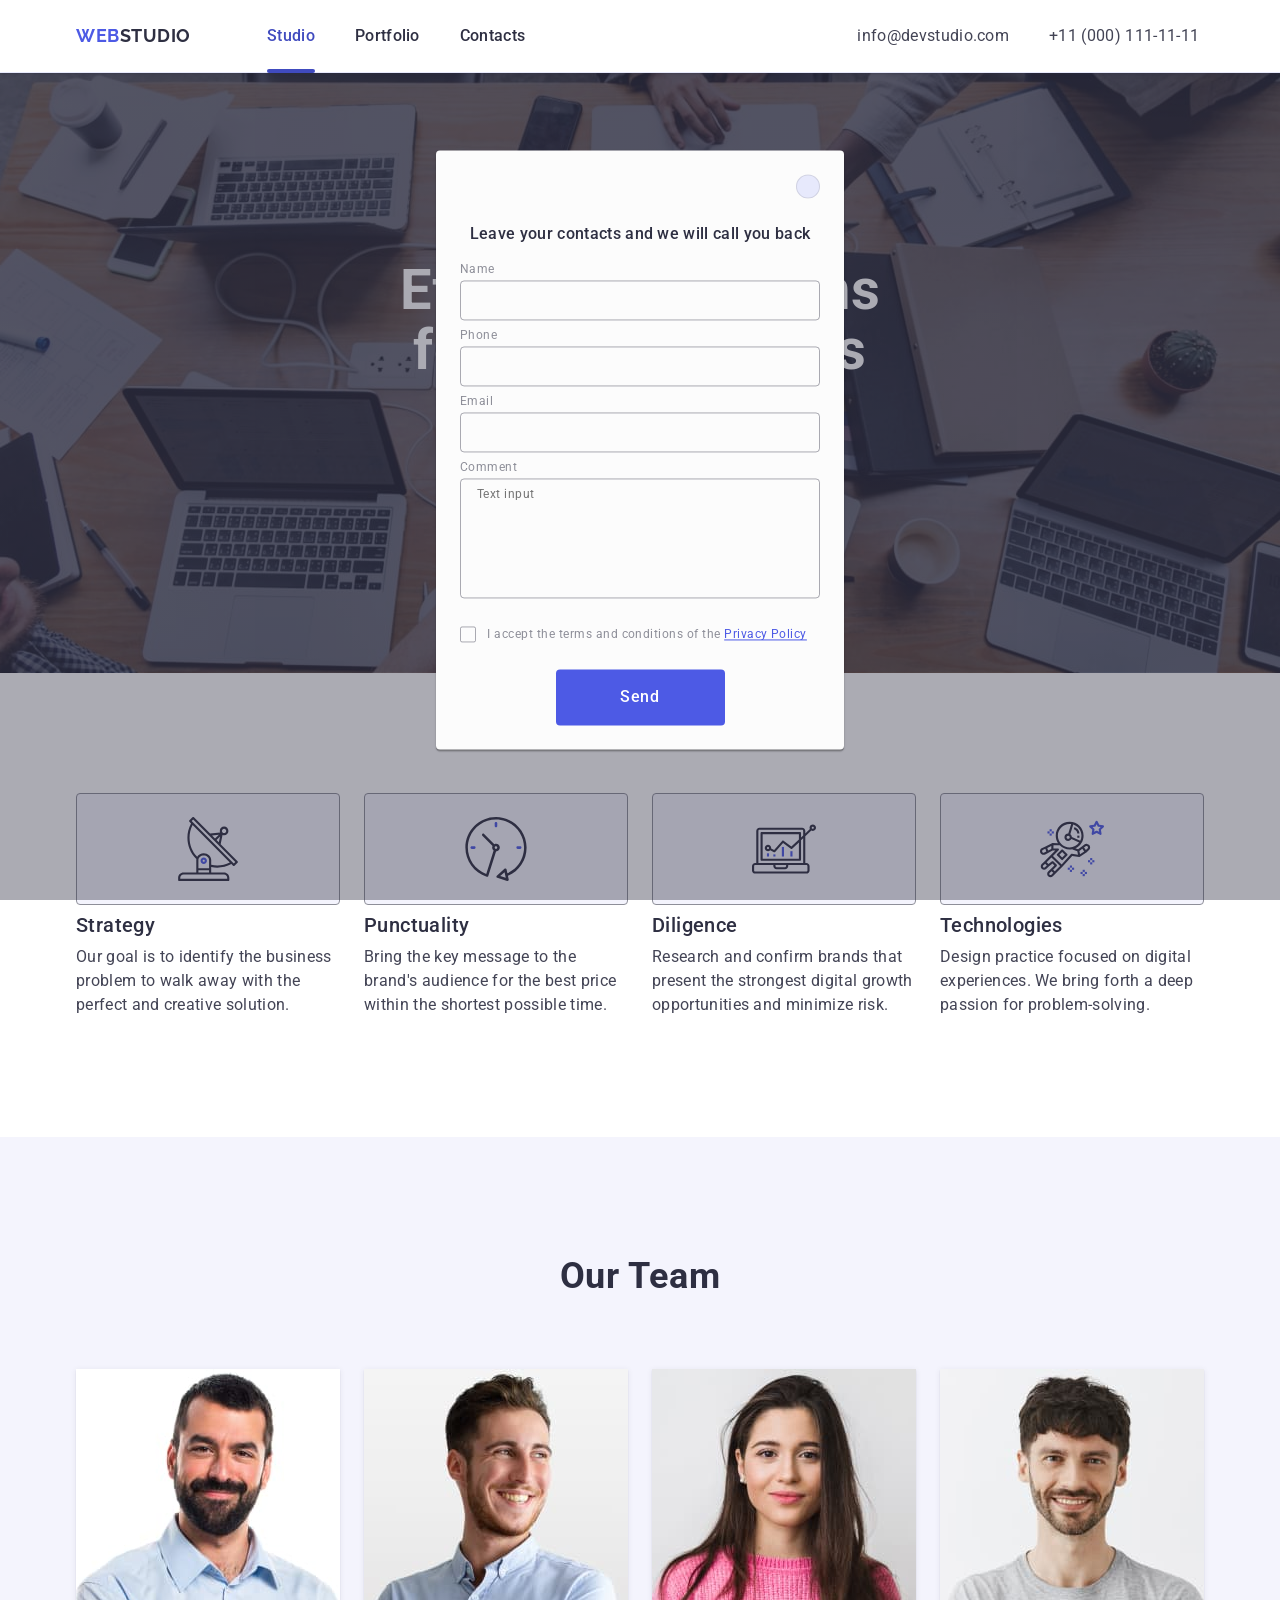
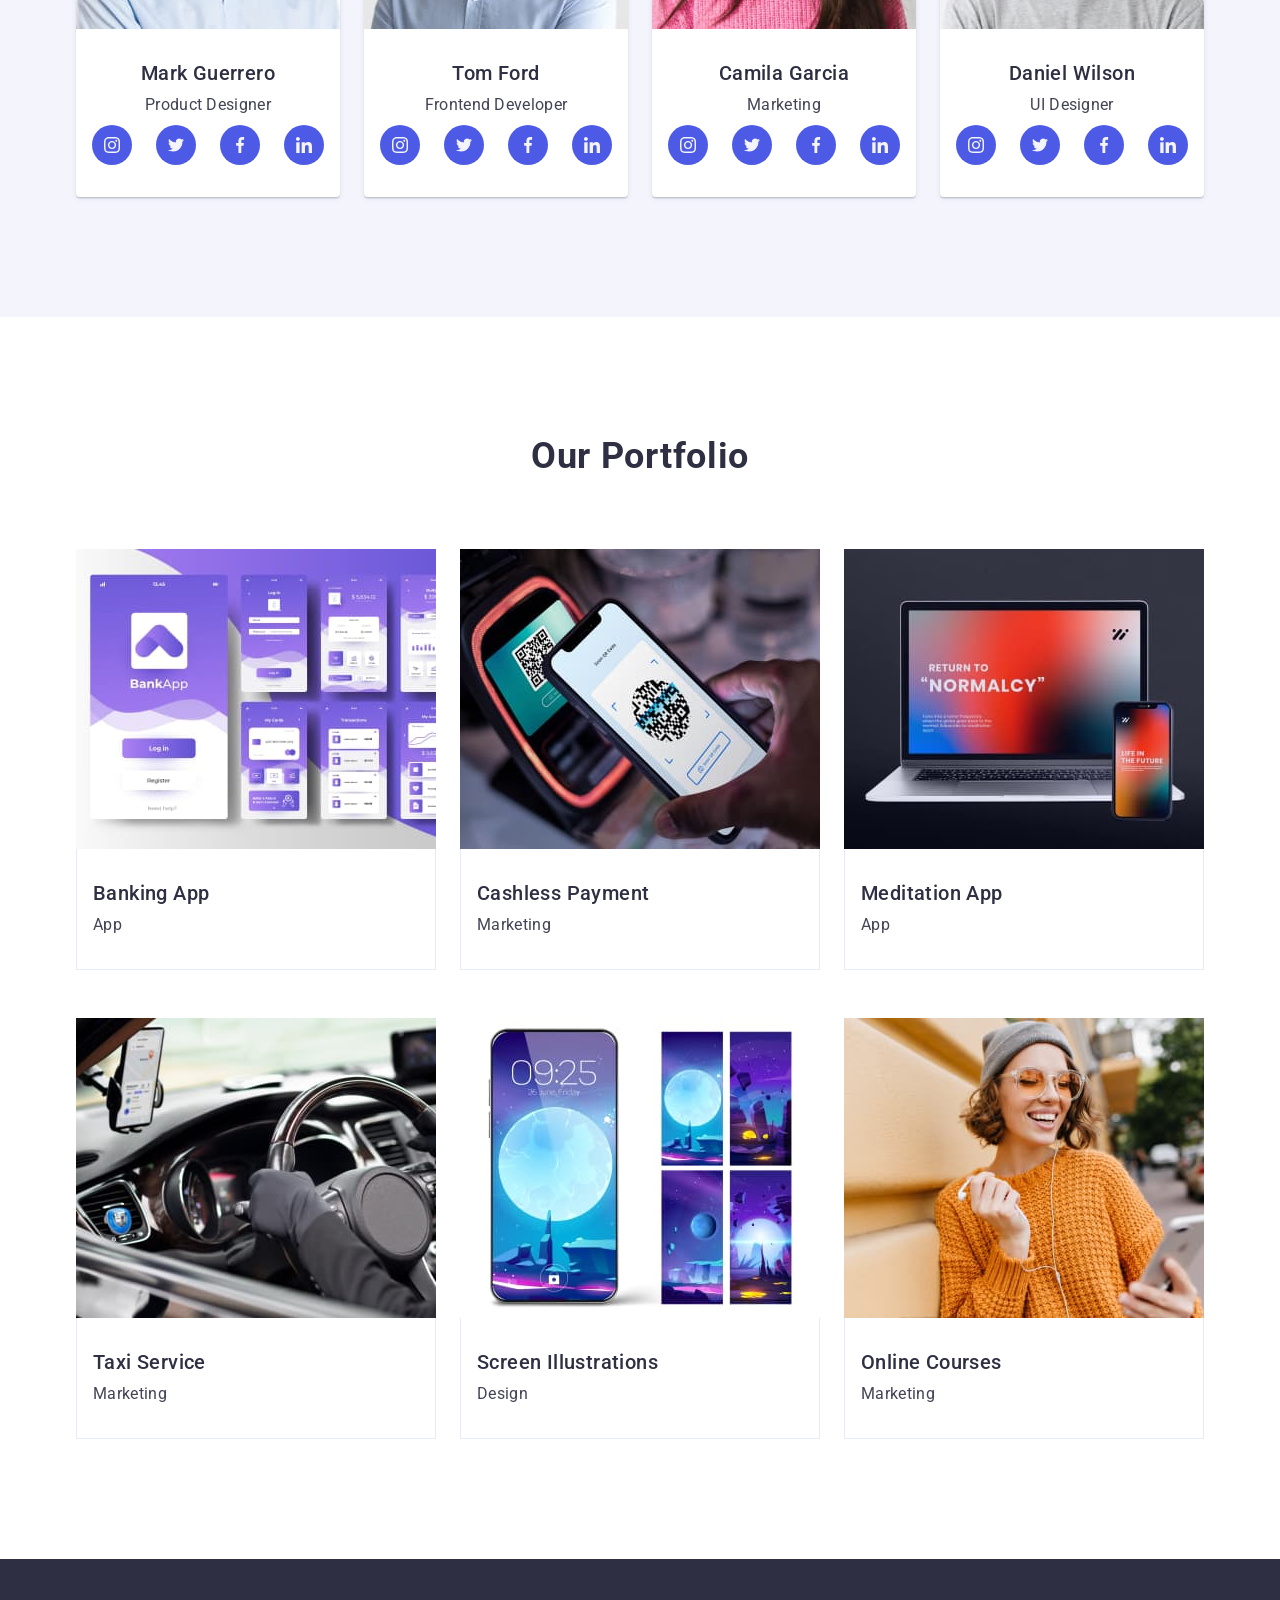
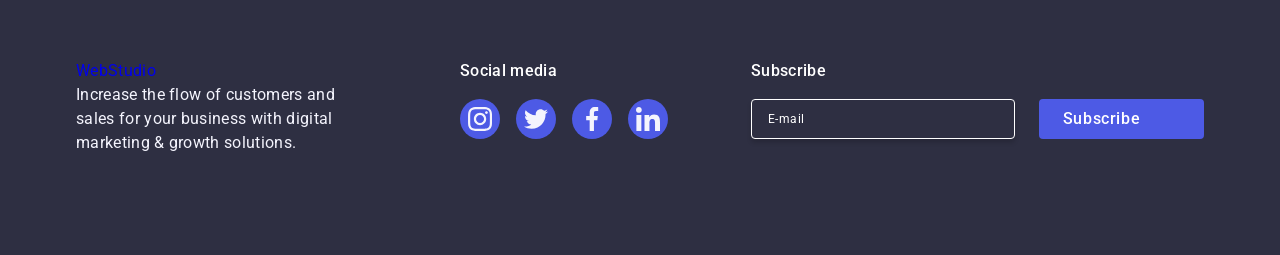
<file: goit-markup-hw-06/index.html>
<!DOCTYPE html>
<html lang="en">
  <head>
    <meta charset="UTF-8" />
    <meta name="viewport" content="width=device-width, initial-scale=1.0">
    <meta name="description" content="Effective Solutions
      for Your Business" />
    <link rel="preconnect" href="https://fonts.googleapis.com" />
    <link rel="preconnect" href="https://fonts.gstatic.com" crossorigin />
    <link
      href="https://fonts.googleapis.com/css2?family=Raleway:wght@700&family=Roboto:wght@400;500;700&display=swap"
      rel="stylesheet"
    />
    <link
      rel="stylesheet"
      href="https://cdn.jsdelivr.net/npm/modern-normalize@2.0.0/modern-normalize.min.css"
    />
    <link rel="stylesheet" href="./css/styles.css" />
    <title>Web Studio</title>
  </head>
  <body>
    <!-- #region header-->
    <header class="header">
      <div class="container">
        <nav class="header-nav">
          <a class="header-link active" href="./index.html"
            ><span class="header-accent">Web</span>Studio</a
          >
          <ul class="header-list">
            <li class="header-item">
              <a class="nav-link active" href="./index.html">Studio</a>
            </li>
            <li class="header-item">
              <a class="nav-link" href="">Portfolio</a>
            </li>
            <li class="header-item">
              <a class="nav-link" href="">Contacts</a>
            </li>
          </ul>
        </nav>
        <address class="address">
          <ul class="address-list">
            <li class="address-item">
              <a class="address-link" href="mailto:info@devstudio.com"
                >info@devstudio.com</a>
            </li>
            <li class="address-item">
              <a class="address-link" href="tel:+110001111111"
                >+11 (000) 111-11-11</a>
            </li>
          </ul>
        </address>
      </div>
    </header>
    <!-- #endregion -->
    <main>
      <!-- #region hero-->
      <section class="hero">
        <div class="container">
          <h1 class="hero-title">Effective Solutions for Your Business</h1>
          <button type="button" class="button">Order Service</button>
        </div>
      </section>
      <!-- #endregion -->
      <!-- #region  benefits-->
      <section class="section benefits">
        <div class="container">
          <h2 class="visually-hidden">benefits</h2>
          <ul class="benefits-list">
            <li class="benefits-item">
              <div class="benefits-icon-container">
                <svg class="benefits-icon" width="64" height="64">
                  <use href="./images/icons.svg#icon-antenna"></use>
                </svg>
              </div>
              <h3 class="benefits-subtitle">Strategy</h3>
              <p class="benefits-text">
                Our goal is to identify the business problem to walk away with
                the perfect and creative solution.
              </p>
            </li>
            <li class="benefits-item">
              <div class="benefits-icon-container">
                <svg class="benefits-icon" width="64" height="64">
                  <use href="./images/icons.svg#icon-clock"></use>
                </svg>
              </div>
              <h3 class="benefits-subtitle">Punctuality</h3>
              <p class="benefits-text">
                Bring the key message to the brand's audience for the best price
                within the shortest possible time.
              </p>
            </li>
            <li class="benefits-item">
              <div class="benefits-icon-container">
                <svg class="benefits-icon" width="64" height="64">
                  <use href="./images/icons.svg#icon-diagram"></use>
                </svg>
                </div>
              <h3 class="benefits-subtitle">Diligence</h3>
              <p class="benefits-text">
                Research and confirm brands that present the strongest digital
                growth opportunities and minimize risk.
              </p>
            </li>
            <li class="benefits-item">
              <div class="benefits-icon-container">
                <svg class="benefits-icon" width="64" height="64">
                  <use href="./images/icons.svg#icon-astronaut"></use>
                </svg>
              </div>
              <h3 class="benefits-subtitle">Technologies</h3>
              <p class="benefits-text">
                Design practice focused on digital experiences. We bring forth a
                deep passion for problem-solving.
              </p>
            </li>
          </ul>
        </div>
      </section>
      <!-- #endregion -->
      <!-- #region team-->
      <section class="section team">
        <div class="container">
          <h2 class="team-title">Our Team</h2>
          <ul class="team-list">
            <li class="team-item">
              <img
                src="./images/our-team/mark.jpg"
                alt="Mark Guerrero"
                width="264"
                height="260">
              <div class="team-info">
                <h3 class="team-subtitle">Mark Guerrero</h3>
                <p class="team-text">Product Designer</p>
                <ul class="social-list">
                  <li class="social-item">
                    <a href="" class="social-link">
                      <svg class="social-icon" width="16" height="16">
                        <use href="./images/icons.svg#icon-instagram"></use>
                      </svg>
                    </a>
                  </li>
                  <li class="social-item">
                    <a href="" class="social-link">
                      <svg class="social-icon" width="16" height="16">
                        <use href="./images/icons.svg#icon-twitter"></use>
                      </svg>
                    </a>
                  </li>
                  <li class="social-item">
                    <a href="" class="social-link">
                      <svg class="social-icon" width="16" height="16">
                        <use href="./images/icons.svg#icon-facebook"></use>
                      </svg>
                    </a>
                  </li>
                  <li class="social-item">
                    <a href="" class="social-link">
                      <svg class="social-icon" width="16" height="16">
                        <use href="./images/icons.svg#icon-linkedin"></use>
                      </svg>
                    </a>
                  </li>
                </ul>
              </div>
            </li>
            <li class="team-item">
              <img
                src="./images/our-team/tom.jpg"
                alt="Tom Ford"
                width="264"
                height="260"
              />
              <div class="team-info">
                <h3 class="team-subtitle">Tom Ford</h3>
                <p class="team-text">Frontend Developer</p>
                <ul class="social-list">
                  <li class="social-item">
                    <a href="" class="social-link">
                      <svg class="social-icon" width="16" height="16">
                        <use href="./images/icons.svg#icon-instagram"></use>
                      </svg>
                    </a>
                  </li>
                  <li class="social-item">
                    <a href="" class="social-link">
                      <svg class="social-icon" width="16" height="16">
                        <use href="./images/icons.svg#icon-twitter"></use>
                      </svg>
                    </a>
                  </li>
                  <li class="social-item">
                    <a href="" class="social-link">
                      <svg class="social-icon" width="16" height="16">
                        <use href="./images/icons.svg#icon-facebook"></use>
                      </svg>
                    </a>
                  </li>
                  <li class="social-item">
                    <a href="" class="social-link">
                      <svg class="social-icon" width="16" height="16">
                        <use href="./images/icons.svg#icon-linkedin"></use>
                      </svg>
                    </a>
                  </li>
                </ul>
              </div>
            </li>
            <li class="team-item">
              <img
                src="./images/our-team/camila.jpg"
                alt="Camila Garcia"
                width="264"
                height="260"
              />
              <div class="team-info">
                <h3 class="team-subtitle">Camila Garcia</h3>
                <p class="team-text">Marketing</p>
                <ul class="social-list">
                  <li class="social-item">
                    <a href="" class="social-link">
                      <svg class="social-icon" width="16" height="16">
                        <use href="./images/icons.svg#icon-instagram"></use>
                      </svg>
                    </a>
                  </li>
                  <li class="social-item">
                    <a href="" class="social-link">
                      <svg class="social-icon" width="16" height="16">
                        <use href="./images/icons.svg#icon-twitter"></use>
                      </svg>
                    </a>
                  </li>
                  <li class="social-item">
                    <a href="" class="social-link">
                      <svg class="social-icon" width="16" height="16">
                        <use href="./images/icons.svg#icon-facebook"></use>
                      </svg>
                    </a>
                  </li>
                  <li class="social-item">
                    <a href="" class="social-link">
                      <svg class="social-icon" width="16" height="16">
                        <use href="./images/icons.svg#icon-linkedin"></use>
                      </svg>
                    </a>
                  </li>
                </ul>
              </div>
            </li>
            <li class="team-item">
              <img
                src="./images/our-team/daniel.jpg"
                alt="Daniel Wilson"
                width="264"
                height="260"
              />
              <div class="team-info">
                <h3 class="team-subtitle">Daniel Wilson</h3>
                <p class="team-text">UI Designer</p>
                <ul class="social-list">
                  <li class="social-item">
                    <a href="" class="social-link">
                      <svg class="social-icon" width="16" height="16">
                        <use href="./images/icons.svg#icon-instagram"></use>
                      </svg>
                    </a>
                  </li>
                  <li class="social-item">
                    <a href="" class="social-link">
                      <svg class="social-icon" width="16" height="16">
                        <use href="./images/icons.svg#icon-twitter"></use>
                      </svg>
                    </a>
                  </li>
                  <li class="social-item">
                    <a href="" class="social-link">
                      <svg class="social-icon" width="16" height="16">
                        <use href="./images/icons.svg#icon-facebook"></use>
                      </svg>
                    </a>
                  </li>
                  <li class="social-item">
                    <a href="" class="social-link">
                      <svg class="social-icon" width="16" height="16">
                        <use href="./images/icons.svg#icon-linkedin"></use>
                      </svg>
                    </a>
                  </li>
                </ul>
              </div>
            </li>
          </ul>
        </div>
      </section>
<!-- #endregion -->

<!-- #region portfolio-->
      <section class="section portfolio">
        <div class="container">
          <h2 class="portfolio-title">Our Portfolio</h2>
          <ul class="portfolio-list">
            <li class="portfolio-item">
              <div class="portfolio-owerlay-container">
                <img
                  src="./images/portfolio/bankingApp.jpg"
                  alt="Banking App"
                  width="360"
                  height="300"/>
                <p class="portfolio-owerlay-text">
                  14 Stylish and User-Friendly App Design Concepts · Task
                  Manager App · Calorie Tracker App · Exotic Fruit Ecommerce App
                  · Cloud Storage App
                </p>
              </div>
                <div class="portfolio-info">
                <h3 class="portfolio-subtitle">Banking App</h3>
                <p class="portfolio-text">App</p>
              </div>
            </li>
            <li class="portfolio-item">
              <div class="portfolio-owerlay-container">
                <img
                  src="./images/portfolio/cashlessPayment.jpg"
                  alt="Cashless Payment"
                  width="360"
                  height="300"/>
                <p class="portfolio-owerlay-text">
                  14 Stylish and User-Friendly App Design Concepts · Task
                  Manager App · Calorie Tracker App · Exotic Fruit Ecommerce App
                  · Cloud Storage App
                </p>
              </div>
              <div class="portfolio-info">
                <h3 class="portfolio-subtitle">Cashless Payment</h3>
                <p class="portfolio-text">Marketing</p>
              </div>
            </li>
            <li class="portfolio-item">
              <div class="portfolio-owerlay-container">
                <img
                  src="./images/portfolio/meditationApp.jpg"
                  alt="Meditation App"
                  width="360"
                  height="300"/>
                <p class="portfolio-owerlay-text">
                  14 Stylish and User-Friendly App Design Concepts · Task
                  Manager App · Calorie Tracker App · Exotic Fruit Ecommerce App
                  · Cloud Storage App
                </p>
              </div>
              <div class="portfolio-info">
                <h3 class="portfolio-subtitle">Meditation App</h3>
                <p class="portfolio-text">App</p>
              </div>
            </li>
            <li class="portfolio-item">
              <div class="portfolio-owerlay-container">
                <img
                  src="./images/portfolio/taxiService.jpg"
                  alt="Taxi Service"
                  width="360"
                  height="300"/>
                <p class="portfolio-owerlay-text">
                  14 Stylish and User-Friendly App Design Concepts · Task
                  Manager App · Calorie Tracker App · Exotic Fruit Ecommerce App
                  · Cloud Storage App
                </p>
              </div>
              <div class="portfolio-info">
                <h3 class="portfolio-subtitle">Taxi Service</h3>
                <p class="portfolio-text">Marketing</p>
              </div>
            </li>
            <li class="portfolio-item">
              <div class="portfolio-owerlay-container">
                <img
                  src="./images/portfolio/screenIllustrations.jpg"
                  alt="Screen Illustrations"
                  width="360"
                  height="300"/>
                <p class="portfolio-owerlay-text">
                  14 Stylish and User-Friendly App Design Concepts · Task
                  Manager App · Calorie Tracker App · Exotic Fruit Ecommerce App
                  · Cloud Storage App
                </p>
              </div>
              <div class="portfolio-info">
                <h3 class="portfolio-subtitle">Screen Illustrations</h3>
                <p class="portfolio-text">Design</p>
              </div>
            </li>
            <li class="portfolio-item">
              <div class="portfolio-owerlay-container">
                <img
                  src="./images/portfolio/onlineCourses.jpg"
                  alt="Online Courses"
                  width="360"
                  height="300"/>
                <p class="portfolio-owerlay-text">
                  14 Stylish and User-Friendly App Design Concepts · Task
                  Manager App · Calorie Tracker App · Exotic Fruit Ecommerce App
                  · Cloud Storage App
                </p>
              </div>
              <div class="portfolio-info">
                <h3 class="portfolio-subtitle">Online Courses</h3>
                <p class="portfolio-text">Marketing</p>
              </div>
            </li>
          </ul>
        </div>
      </section>    
<!-- #endregion portfolio-->
</main>
<!-- #region footer-->
<footer class="footer">
  <div class="container footer-container">
    <div class="footer-logo-content">
      <a class="logo footer-logo" href="./index.html"
        >Web<span class="footer-logo-part">Studio</span>
      </a>
      <p class="footer-logo-text">
        Increase the flow of customers and sales for your business with
        digital marketing & growth solutions.
      </p>
    </div>
    <div class="footer-socials">
      <p class="footer-socials-text">Social media</p>
      <ul class="footer-socials-list">
        <li class="footer-socials-item">
          <a
            class="footer-socials-link"
            href="https://instagram.com"
            target="_blank"
          >
            <svg class="footer-socials-icon" width="24" height="24">
              <use href="./images/icons.svg#icon-instagram"></use>
            </svg>
          </a>
        </li>
        <li class="footer-socials-item">
          <a
            class="footer-socials-link"
            href="https://twitter.com"
            target="_blank"
          >
            <svg class="footer-socials-icon" width="24" height="24">
              <use href="./images/icons.svg#icon-twitter"></use>
            </svg>
          </a>
        </li>
        <li class="footer-socials-item">
          <a
            class="footer-socials-link"
            href="https://facebook.com"
            target="_blank"
          >
            <svg class="footer-socials-icon" width="24" height="24">
              <use href="./images/icons.svg#icon-facebook"></use>
            </svg>
          </a>
        </li>
        <li class="footer-socials-item">
          <a
            class="footer-socials-link"
            href="https://linkedin.com"
            target="_blank"
          >
            <svg class="footer-socials-icon" width="24" height="24">
              <use href="./images/icons.svg#icon-linkedin"></use>
            </svg>
          </a>
        </li>
      </ul>
    </div>
    <div class="footer-subscribe">
      <p class="footer-subscribe-text">Subscribe</p>
      <form class="footer-subscribe-form">
        <label class="footer-subscribe-email-label">
          <input
            class="footer-subscribe-email-input"
            name="email"
            type="email"
            placeholder="E-mail"
          />
        </label>
        <button class="footer-subscribe-btn" type="submit">
          Subscribe
          <svg class="footer-subscribe-icon" width="24" height="24">
            <use href="./images/icons.svg#icon-plane"></use>
          </svg>
        </button>
      </form>
    </div>
  </div>
</footer>
<!--#region backdrop-->
<div class="backdrop is-open">
  <div class="modal">
    <button class="modal-close" type="button">
      <svg class="modal-close-icon" width="8" height="8">
        <use href="./images/icons.svg#icon-close"></use>
      </svg>
    </button>
    <p class="modal-text">Leave your contacts and we will call you back</p>
    <form class="modal-form">
      <div class="modal-form-field">
        <label class="modal-label" for="user-name">Name</label>
        <div class="modal-form-input-wrapper">
          <input class="modal-form-input" type="text" id="user-name" name="user-name" />
          <svg class="modal-icon" width="18" height="24">
            <use href="./images/icons.svg#icon-person"></use>
          </svg>
        </div>
      </div>
      <div class="modal-form-field">
        <label class="modal-label" for="phone">Phone</label>
        <div class="modal-form-input-wrapper">
          <input class="modal-form-input" type="tel" id="phone" name="phone" />
          <svg class="modal-icon" width="18" height="24">
            <use href="./images/icons.svg#icon-phone"></use>
          </svg>
        </div>
      </div>
      <div class="modal-form-field">
        <label class="modal-label" for="email">Email</label>
        <div class="modal-form-input-wrapper">
          <input class="modal-form-input" type="email" id="email" name="email" />
          <svg class="modal-icon" width="18" height="24">
            <use href="./images/icons.svg#icon-email"></use>
          </svg>
        </div>
      </div>
      <div class="modal-form-comment">
        <label class="modal-label" for="user-comment">Comment</label>
        <textarea
          class="modal-form-comment-textarea"
          id="user-comment"
          name="user-comment"
          placeholder="Text input"
        ></textarea>
      </div>
      <div class="modal-policy">
        <input
          class="modal-policy-checkbox visually-hidden"
          type="checkbox"
          value="true"
          id="user-privacy"
          name="user-privacy"
        />
        <label class="modal-policy-label" for="user-privacy">
          <span class="modal-policy-input-part">
            <svg class="modal-checkbox-icon" width="10" height="8">
              <use href="./images/icons.svg#icon-checkbox"></use>
            </svg>
          </span>
          I accept the terms and conditions of the
          <a class="modal-policy-link">Privacy Policy</a>
        </label>
      </div>
      <button class="modal-form-btn" type="submit">Send</button>
    </form>
  </div>
</div>
</body>
</html>
</file>
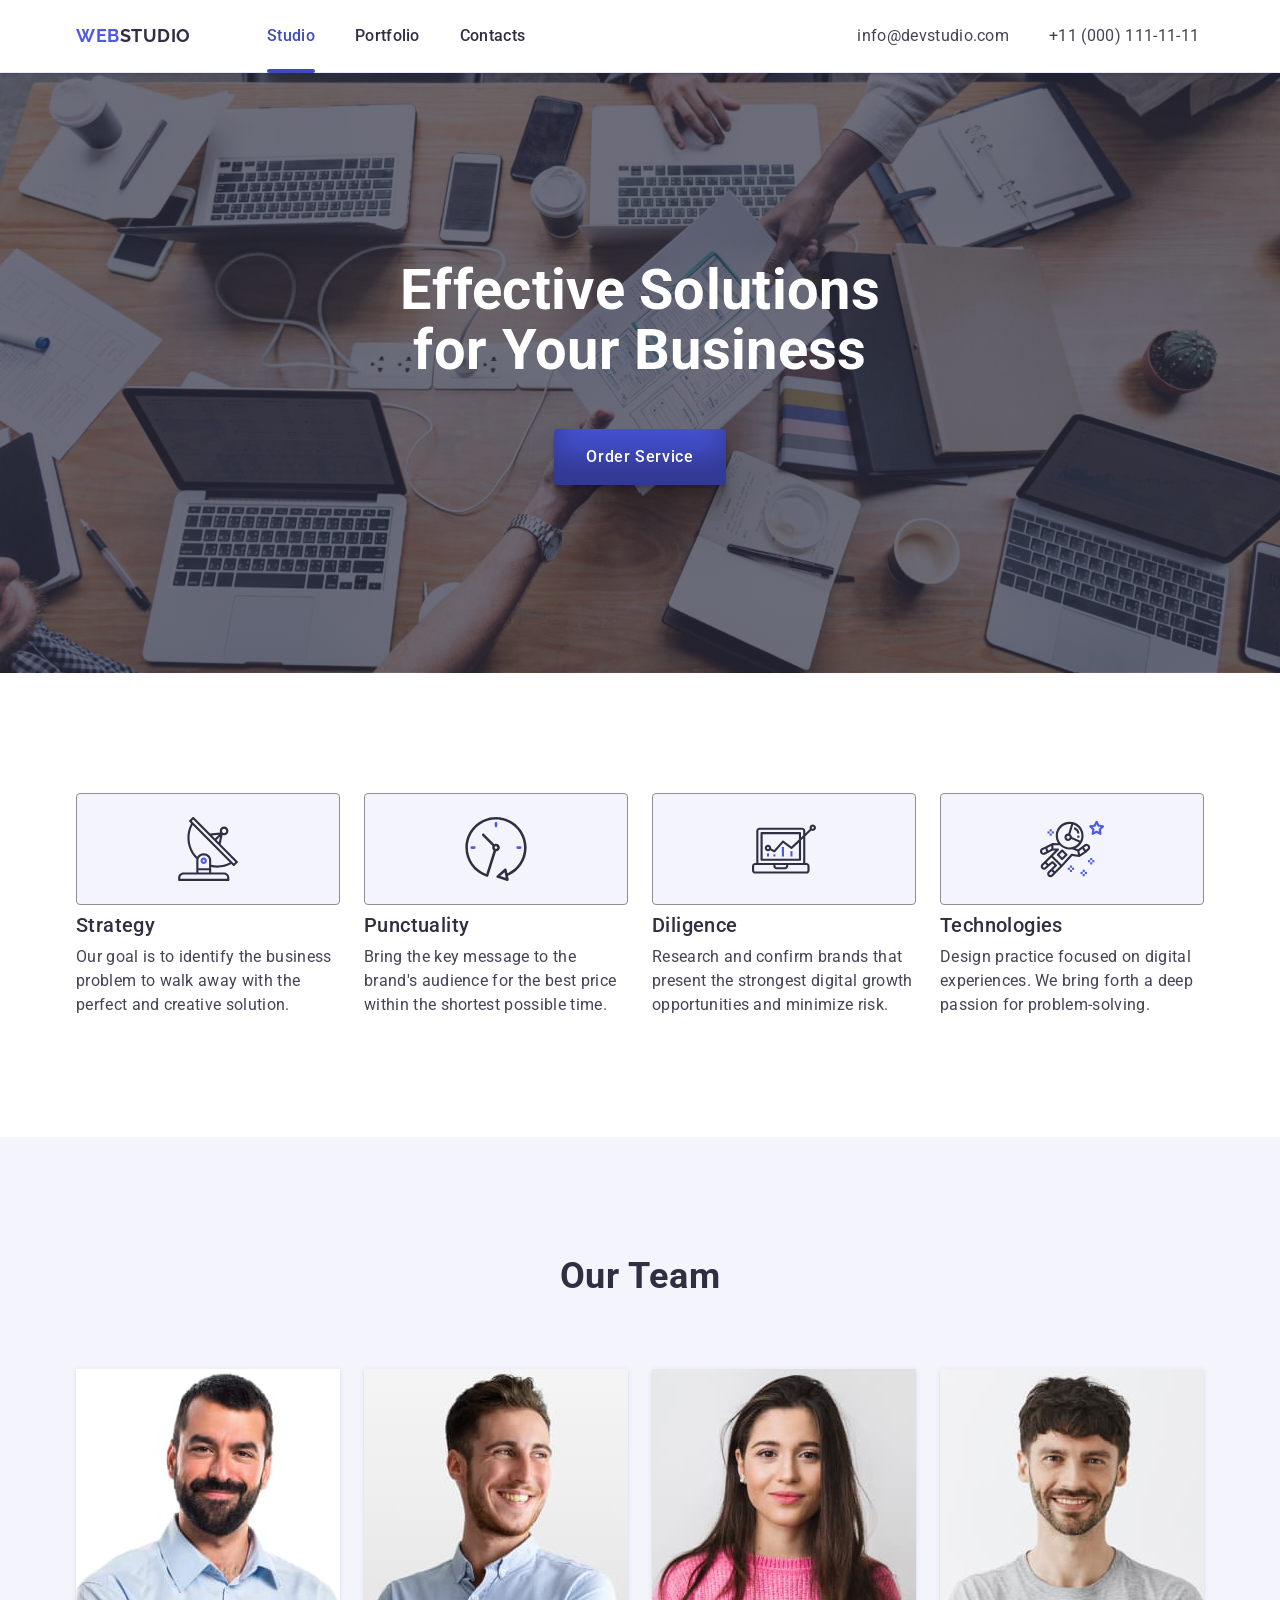
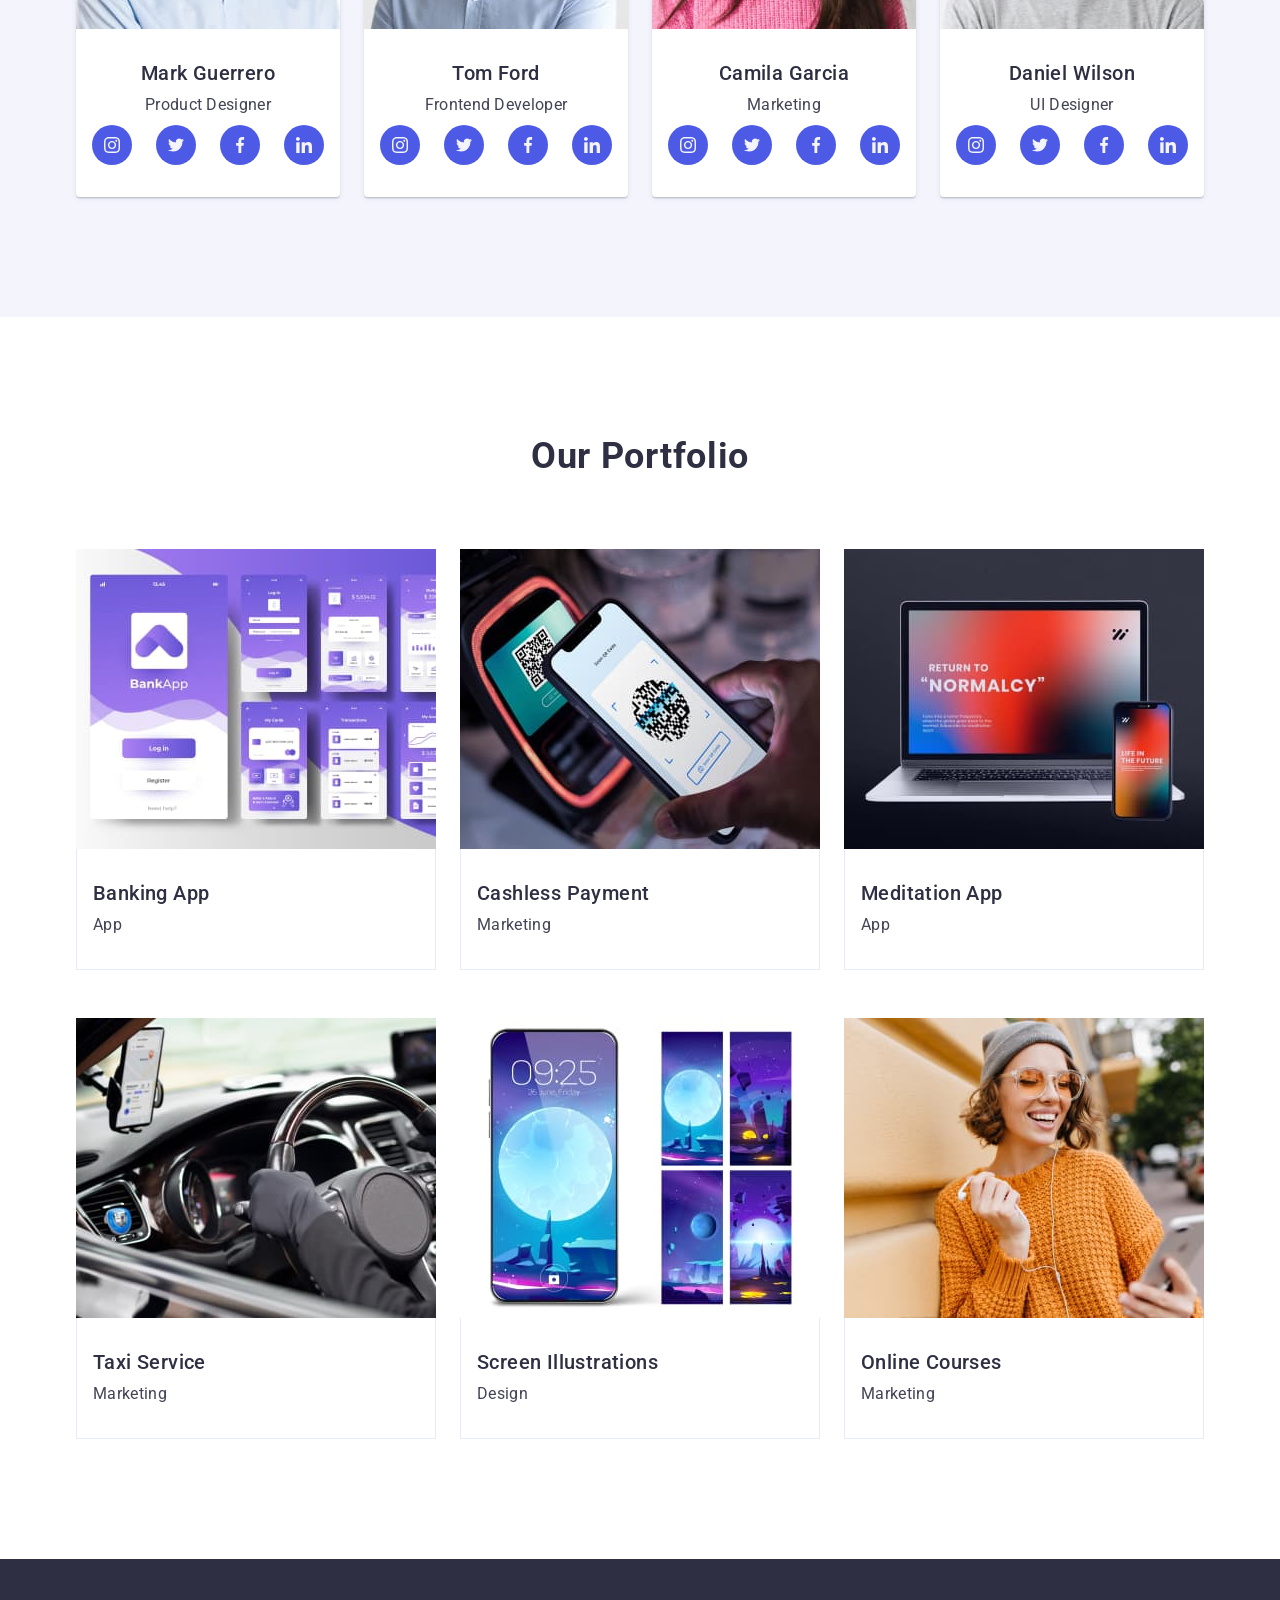
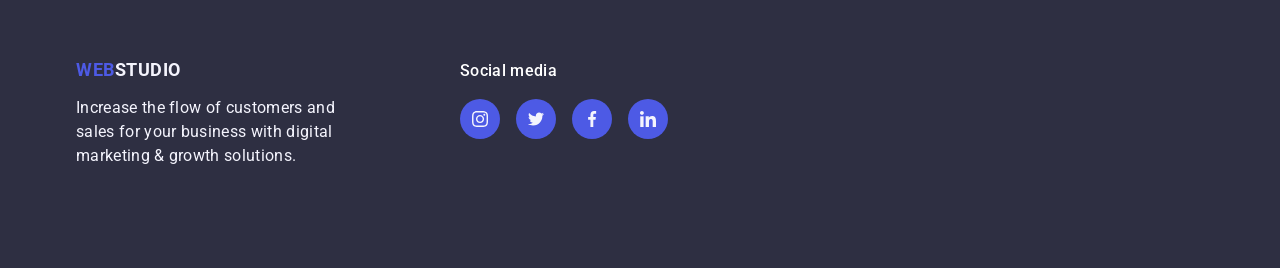
<file: goit-markup-hw-06/images/index.html>
<!DOCTYPE html>
<html lang="en">
  <head>
    <meta charset="UTF-8" />
    <meta
      name="description"
      content="Effective Solutions
      for Your Business"
    />
    <link rel="preconnect" href="https://fonts.googleapis.com" />
    <link rel="preconnect" href="https://fonts.gstatic.com" crossorigin />
    <link
      href="https://fonts.googleapis.com/css2?family=Raleway:wght@700&family=Roboto:wght@400;500;700&display=swap"
      rel="stylesheet"
    />
    <link
      rel="stylesheet"
      href="https://cdn.jsdelivr.net/npm/modern-normalize@2.0.0/modern-normalize.min.css"
    />
    <link rel="stylesheet" href="./css/styles.css" />
    <title>Web Studio</title>
  </head>
  <body>
    <!-- #region header-->
    <header class="header">
      <div class="container">
        <nav class="header-nav">
          <a class="header-link active" href="./index.html"
            ><span class="header-accent">Web</span>Studio</a
          >
          <ul class="header-list">
            <li class="header-item">
              <a class="nav-link active" href="./index.html">Studio</a>
            </li>
            <li class="header-item">
              <a class="nav-link" href="">Portfolio</a>
            </li>
            <li class="header-item">
              <a class="nav-link" href="">Contacts</a>
            </li>
          </ul>
        </nav>
        <address class="address">
          <ul class="address-list">
            <li class="address-item">
              <a class="address-link" href="mailto:info@devstudio.com"
                >info@devstudio.com</a
              >
            </li>
            <li class="address-item">
              <a class="address-link" href="tel:+110001111111"
                >+11 (000) 111-11-11</a
              >
            </li>
          </ul>
        </address>
      </div>
    </header>
    <!-- #endregion -->
    <main>
      <!-- #region hero-->
      <section class="hero">
        <div class="container">
          <h1 class="hero-title">Effective Solutions for Your Business</h1>
          <button type="button" class="button">Order Service</button>
        </div>
      </section>
      <!-- #endregion -->
      <!-- #region  benefits-->
      <section class="section benefits">
        <div class="container">
          <h2 class="visually-hidden">benefits</h2>
          <ul class="benefits-list">
            <li class="benefits-item">
              <div class="benefits-icon-container">
                <svg class="benefits-icon" width="64" height="64">
                  <use href="./images/icons.svg#icon-antenna"></use>
                </svg>
              </div>
              <h3 class="benefits-subtitle">Strategy</h3>
              <p class="benefits-text">
                Our goal is to identify the business problem to walk away with
                the perfect and creative solution.
              </p>
            </li>
            <li class="benefits-item">
              <div class="benefits-icon-container">
                <svg class="benefits-icon" width="64" height="64">
                  <use href="./images/icons.svg#icon-clock"></use>
                </svg>
              </div>
              <h3 class="benefits-subtitle">Punctuality</h3>
              <p class="benefits-text">
                Bring the key message to the brand's audience for the best price
                within the shortest possible time.
              </p>
            </li>
            <li class="benefits-item">
              <div class="benefits-icon-container">
                <svg class="benefits-icon" width="64" height="64">
                  <use href="./images/icons.svg#icon-diagram"></use>
                </svg>
                </div>
              <h3 class="benefits-subtitle">Diligence</h3>
              <p class="benefits-text">
                Research and confirm brands that present the strongest digital
                growth opportunities and minimize risk.
              </p>
            </li>
            <li class="benefits-item">
              <div class="benefits-icon-container">
                <svg class="benefits-icon" width="64" height="64">
                  <use href="./images/icons.svg#icon-astronaut"></use>
                </svg>
              </div>
              <h3 class="benefits-subtitle">Technologies</h3>
              <p class="benefits-text">
                Design practice focused on digital experiences. We bring forth a
                deep passion for problem-solving.
              </p>
            </li>
          </ul>
        </div>
      </section>
      <!-- #endregion -->
      <!-- #region team-->
      <section class="section team">
        <div class="container">
          <h2 class="team-title">Our Team</h2>
          <ul class="team-list">
            <li class="team-item">
              <img
                src="./images/our-team/mark.jpg"
                alt="Mark Guerrero"
                width="264"
                height="260">
              <div class="team-info">
                <h3 class="team-subtitle">Mark Guerrero</h3>
                <p class="team-text">Product Designer</p>
                <ul class="social-list">
                  <li class="social-item">
                    <a href="" class="social-link">
                      <svg class="social-icon" width="16" height="16">
                        <use href="./images/icons.svg#icon-instagram"></use>
                      </svg>
                    </a>
                  </li>
                  <li class="social-item">
                    <a href="" class="social-link">
                      <svg class="social-icon" width="16" height="16">
                        <use href="./images/icons.svg#icon-twitter"></use>
                      </svg>
                    </a>
                  </li>
                  <li class="social-item">
                    <a href="" class="social-link">
                      <svg class="social-icon" width="16" height="16">
                        <use href="./images/icons.svg#icon-facebook"></use>
                      </svg>
                    </a>
                  </li>
                  <li class="social-item">
                    <a href="" class="social-link">
                      <svg class="social-icon" width="16" height="16">
                        <use href="./images/icons.svg#icon-linkedin"></use>
                      </svg>
                    </a>
                  </li>
                </ul>
              </div>
            </li>
            <li class="team-item">
              <img
                src="./images/our-team/tom.jpg"
                alt="Tom Ford"
                width="264"
                height="260"
              />
              <div class="team-info">
                <h3 class="team-subtitle">Tom Ford</h3>
                <p class="team-text">Frontend Developer</p>
                <ul class="social-list">
                  <li class="social-item">
                    <a href="" class="social-link">
                      <svg class="social-icon" width="16" height="16">
                        <use href="./images/icons.svg#icon-instagram"></use>
                      </svg>
                    </a>
                  </li>
                  <li class="social-item">
                    <a href="" class="social-link">
                      <svg class="social-icon" width="16" height="16">
                        <use href="./images/icons.svg#icon-twitter"></use>
                      </svg>
                    </a>
                  </li>
                  <li class="social-item">
                    <a href="" class="social-link">
                      <svg class="social-icon" width="16" height="16">
                        <use href="./images/icons.svg#icon-facebook"></use>
                      </svg>
                    </a>
                  </li>
                  <li class="social-item">
                    <a href="" class="social-link">
                      <svg class="social-icon" width="16" height="16">
                        <use href="./images/icons.svg#icon-linkedin"></use>
                      </svg>
                    </a>
                  </li>
                </ul>
              </div>
            </li>
            <li class="team-item">
              <img
                src="./images/our-team/camila.jpg"
                alt="Camila Garcia"
                width="264"
                height="260"
              />
              <div class="team-info">
                <h3 class="team-subtitle">Camila Garcia</h3>
                <p class="team-text">Marketing</p>
                <ul class="social-list">
                  <li class="social-item">
                    <a href="" class="social-link">
                      <svg class="social-icon" width="16" height="16">
                        <use href="./images/icons.svg#icon-instagram"></use>
                      </svg>
                    </a>
                  </li>
                  <li class="social-item">
                    <a href="" class="social-link">
                      <svg class="social-icon" width="16" height="16">
                        <use href="./images/icons.svg#icon-twitter"></use>
                      </svg>
                    </a>
                  </li>
                  <li class="social-item">
                    <a href="" class="social-link">
                      <svg class="social-icon" width="16" height="16">
                        <use href="./images/icons.svg#icon-facebook"></use>
                      </svg>
                    </a>
                  </li>
                  <li class="social-item">
                    <a href="" class="social-link">
                      <svg class="social-icon" width="16" height="16">
                        <use href="./images/icons.svg#icon-linkedin"></use>
                      </svg>
                    </a>
                  </li>
                </ul>
              </div>
            </li>
            <li class="team-item">
              <img
                src="./images/our-team/daniel.jpg"
                alt="Daniel Wilson"
                width="264"
                height="260"
              />
              <div class="team-info">
                <h3 class="team-subtitle">Daniel Wilson</h3>
                <p class="team-text">UI Designer</p>
                <ul class="social-list">
                  <li class="social-item">
                    <a href="" class="social-link">
                      <svg class="social-icon" width="16" height="16">
                        <use href="./images/icons.svg#icon-instagram"></use>
                      </svg>
                    </a>
                  </li>
                  <li class="social-item">
                    <a href="" class="social-link">
                      <svg class="social-icon" width="16" height="16">
                        <use href="./images/icons.svg#icon-twitter"></use>
                      </svg>
                    </a>
                  </li>
                  <li class="social-item">
                    <a href="" class="social-link">
                      <svg class="social-icon" width="16" height="16">
                        <use href="./images/icons.svg#icon-facebook"></use>
                      </svg>
                    </a>
                  </li>
                  <li class="social-item">
                    <a href="" class="social-link">
                      <svg class="social-icon" width="16" height="16">
                        <use href="./images/icons.svg#icon-linkedin"></use>
                      </svg>
                    </a>
                  </li>
                </ul>
              </div>
            </li>
          </ul>
        </div>
      </section>
      <!-- #endregion -->
      <!-- #region portfolio-->
      <section class="section portfolio">
        <div class="container">
          <h2 class="portfolio-title">Our Portfolio</h2>

          <ul class="portfolio-list">


            <li class="portfolio-item">
              <div class="portfolio-owerlay-container">
                <img
                  src="./images/portfolio/bankingApp.jpg"
                  alt="Banking App"
                  width="360"
                  height="300"
                />
                <p class="portfolio-owerlay-text">
                  14 Stylish and User-Friendly App Design Concepts · Task
                  Manager App · Calorie Tracker App · Exotic Fruit Ecommerce App
                  · Cloud Storage App
                </p>
              </div>
                
                <div class="portfolio-info">
                <h3 class="portfolio-subtitle">Banking App</h3>
                <p class="portfolio-text">App</p>
              </div>
            </li>


            <li class="portfolio-item">
              <div class="portfolio-owerlay-container">
                <img
                  src="./images/portfolio/cashlessPayment.jpg"
                  alt="Cashless Payment"
                  width="360"
                  height="300"
                />
                <p class="portfolio-owerlay-text">
                  14 Stylish and User-Friendly App Design Concepts · Task
                  Manager App · Calorie Tracker App · Exotic Fruit Ecommerce App
                  · Cloud Storage App
                </p>
              </div>

              <div class="portfolio-info">
                <h3 class="portfolio-subtitle">Cashless Payment</h3>
                <p class="portfolio-text">Marketing</p>
              </div>
            </li>
            <li class="portfolio-item">
              <div class="portfolio-owerlay-container">
                <img
                  src="./images/portfolio/meditationApp.jpg"
                  alt="Meditation App"
                  width="360"
                  height="300"
                />
                <p class="portfolio-owerlay-text">
                  14 Stylish and User-Friendly App Design Concepts · Task
                  Manager App · Calorie Tracker App · Exotic Fruit Ecommerce App
                  · Cloud Storage App
                </p>
              </div>

              <div class="portfolio-info">
                <h3 class="portfolio-subtitle">Meditation App</h3>
                <p class="portfolio-text">App</p>
              </div>
            </li>
            <li class="portfolio-item">
              <div class="portfolio-owerlay-container">
                <img
                  src="./images/portfolio/taxiService.jpg"
                  alt="Taxi Service"
                  width="360"
                  height="300"
                />
                <p class="portfolio-owerlay-text">
                  14 Stylish and User-Friendly App Design Concepts · Task
                  Manager App · Calorie Tracker App · Exotic Fruit Ecommerce App
                  · Cloud Storage App
                </p>
              </div>

              <div class="portfolio-info">
                <h3 class="portfolio-subtitle">Taxi Service</h3>
                <p class="portfolio-text">Marketing</p>
              </div>
            </li>
            <li class="portfolio-item">
              <div class="portfolio-owerlay-container">
                <img
                  src="./images/portfolio/screenIllustrations.jpg"
                  alt="Screen Illustrations"
                  width="360"
                  height="300"
                />
                <p class="portfolio-owerlay-text">
                  14 Stylish and User-Friendly App Design Concepts · Task
                  Manager App · Calorie Tracker App · Exotic Fruit Ecommerce App
                  · Cloud Storage App
                </p>
              </div>
              <div class="portfolio-info">
                <h3 class="portfolio-subtitle">Screen Illustrations</h3>
                <p class="portfolio-text">Design</p>
              </div>

            </li>
            <li class="portfolio-item">
              <div class="portfolio-owerlay-container">
                <img
                  src="./images/portfolio/onlineCourses.jpg"
                  alt="Online Courses"
                  width="360"
                  height="300"
                />
                <p class="portfolio-owerlay-text">
                  14 Stylish and User-Friendly App Design Concepts · Task
                  Manager App · Calorie Tracker App · Exotic Fruit Ecommerce App
                  · Cloud Storage App
                </p>
              </div>
              <div class="portfolio-info">
                <h3 class="portfolio-subtitle">Online Courses</h3>
                <p class="portfolio-text">Marketing</p>
              </div>
            </li>
          </ul>
        </div>
      </section>
      <!-- #endregion -->
    </main>
    <!-- #region footer-->
    <footer class="footer">
      <div class="container">
        <div class="footer-left-side">
          <a class="footer-link" href="./index.html"
            >Web<span class="footer-accent">Studio</span></a
          >
          <p class="footer-text">
            Increase the flow of customers and sales for your business with
            digital marketing & growth solutions.
          </p>
        </div>
        <div class="footer-right-side">
          <p class="social-title">Social media</p>
          <ul class="social-list">
            <li class="social-item">
              <a href="" class="social-link">
                <svg class="social-icon" width="24" height="24">
                  <use href="./images/icons.svg#icon-instagram"></use>
                </svg>
              </a>
            </li>
            <li class="social-item">
              <a href="" class="social-link">
                <svg class="social-icon" width="24" height="24">
                  <use href="./images/icons.svg#icon-twitter"></use>
                </svg>
              </a>
            </li>
            <li class="social-item">
              <a href="" class="social-link">
                <svg class="social-icon" width="24" height="24">
                  <use href="./images/icons.svg#icon-facebook"></use>
                </svg>
              </a>
            </li>
            <li class="social-item">
              <a href="" class="social-link">
                <svg class="social-icon" width="24" height="24">
                  <use href="./images/icons.svg#icon-linkedin"></use>
                </svg>
              </a>
            </li>
          </ul>
        </div>
      </div>
    </footer>
    <!-- #endregion -->
  </body>
</html>
</file>
<file: goit-markup-hw-06/css/styles.css>
:root {
    --color-iris: #4d5ae5; /* CTA, focused, active stts, links */
    --color-ocean: #404bbf; /* CTAs */
    --color-navy-blue: #2e2f42; /* Overlay, shadows, headings */
    --color-green: #31d0aa; /* valid fields, sucs messages */
    --color-slate: #434455; /* body text */
    --color-light-slate: #8e8f99; /* helper text */
    --color-cornflower: #e7e9fc; /* accent color */
    --color-cloud: #f4f4fd; /* lightmode background */
    --color-navy-blue-modal: #2e2f42; /* modal overlay */
    --color-grey: #2e2f42;  /* hero background */
    --color-light: #fff;
}   
/* #region  basic style*/
body {
  font-family: "Roboto", sans-serif;
  font-weight: 400;
  font-size: 16px;
  letter-spacing: 0.02em;
  line-height: 1.5;
  color: #2e2f42;
  background-color: #ffffff;
}

a {
  text-decoration: none;
  box-sizing: border-box;
  padding: 0;
}

img {
  display: block;
}
address {
  font-style: normal;
}

ul,
ol {
  list-style-type: none;
  margin: 0;
  padding: 0;
}

h1,
h2,
h3,
h4,
h5,
h6,
p {
  padding: 0;
  margin: 0;
}

h2 {
  font-weight: 700;
  font-size: 36px;
  line-height: 1.11;
  letter-spacing: 0.02em;
  text-align: center;
  color: #2e2f42;
}

h3 {
  font-weight: 500;
  font-size: 20px;
  line-height: 1.2;
  letter-spacing: 0.02em;
  color: #2e2f42;
}

button {
  font-weight: 600;
  cursor: pointer;
}

p {
  color: #434455;
}

/* #endregion */
/* #region common style*/
.visually-hidden {
  position: absolute;
  width: 1px;
  height: 1px;
  margin: -1px;
  border: 0;
  padding: 0;
  white-space: nowrap;
  clip-path: inset(100%);
  clip: rect(0 0 0 0);
  overflow: hidden;
}

.container {
  width: 1158px;
  padding: 0 15px 0 15px;
  margin: 0 auto;
}

.section {
  padding: 120px 0;
}
.social-item {
}
.social-icon {
  fill: #f4f4fd;
}

/* #endregion */
/* #region  header style*/
.header {
  border-bottom: 1px solid #e7e9fc;
  box-shadow: 0px 2px 1px rgba(46, 47, 66, 0.08),
    0px 1px 1px rgba(46, 47, 66, 0.16), 0px 1px 6px rgba(46, 47, 66, 0.08);
  position: sticky;
  top: 0;
  background-color: #fff;
  z-index: 999;
}
.header .container {
  display: flex;
  align-content: space-between;
}
.header-nav {
  display: flex;
  align-items: center;
  gap: 0px;
}

.header-link {
  font-family: "Raleway", sans-serif;
  font-weight: 700;
  font-size: 18px;
  line-height: 1.17;
  letter-spacing: 0.03em;
  text-transform: uppercase;
  color: inherit;
  width: 115px;

  margin-right: 76px;
  padding: 24px 0;
}
.header-accent {
  color: #4d5ae5;
}
.header-list {
  display: flex;
  flex-direction: row;
  gap: 40px;

  margin-right: 332px;
}

.header-item {
}

.nav-link {
  display: block;
  padding: 24px 0;
  color: inherit;
  font-weight: 500;

  transition: color 250ms cubic-bezier(0.4, 0, 0.2, 1);
}
.nav-link:hover,
.nav-link:focus {
  color: #404bbf;
}
.nav-link.active {
  position: relative;
  color: #404bbf;
}

.nav-link.active::after {
  position: absolute;
  left: 0;
  bottom: -1px;

  content: "";
  display: block;

  border-radius: 2px;
  width: 100%;
  height: 4px;

  background-color: #404bbf;
}

.address {
}
.address-list {
  display: flex;
  gap: 40px;
}
.address-link {
  display: block;
  color: #434455;
  padding: 24px 0;

  transition: color 250ms cubic-bezier(0.4, 0, 0.2, 1);
}
.address-link:hover,
.address-link:focus {
  color: #404bbf;
}
/* #endregion */
/* #region  hero style*/
.hero {
  margin: 0 auto;
  max-width: 1440px;
  padding: 188px 0;
  background-color: rgba(46, 47, 66, 0.7);
  background-image: linear-gradient(
      rgba(46, 47, 66, 0.7),
      rgba(46, 47, 66, 0.7)
    ),
    url("../images/background/hero-bg.jpg");
  background-repeat: no-repeat;
  background-size: cover;
  background-position: center;
}

.hero .container {
}
.hero-title {
  font-weight: 700;
  font-size: 56px;
  line-height: 1.07;
  text-align: center;
  color: #fff;

  max-width: 496px;
  margin: 0 auto 48px;
}
.button {
  font-family: Roboto, sans-serif;
  display: block;
  color: #fff;
  background: #4d5ae5;
  font-weight: 500;
  line-height: 1.5;
  letter-spacing: 0.04em;
  border-radius: 4px;
  padding: 16px 32px;
  min-width: 169px;
  margin: 0 auto;
  border: none;

  transition: background-color 250ms cubic-bezier(0.4, 0, 0.2, 1);

  box-shadow: rgba(0, 0, 0, 0.17) 0px -23px 25px 0px inset,
    rgba(0, 0, 0, 0.15) 0px -36px 30px 0px inset,
    rgba(0, 0, 0, 0.1) 0px -79px 40px 0px inset, rgba(0, 0, 0, 0.06) 0px 2px 1px,
    rgba(0, 0, 0, 0.09) 0px 4px 2px, rgba(0, 0, 0, 0.09) 0px 8px 4px,
    rgba(0, 0, 0, 0.09) 0px 16px 8px, rgba(0, 0, 0, 0.09) 0px 32px 16px;
}

.button:hover,
.button:focus {
  background: #404bbf;
  box-shadow: rgba(50, 50, 93, 0.25) 0px 30px 60px -12px inset,
    rgba(0, 0, 0, 0.3) 0px 18px 36px -18px inset;
}
/* #endregion */
/* #region benefits style*/
.benefits {
}
.benefits .container {
}
.benefits-icon-container {
  display: flex;
  align-items: center;
  justify-content: center;

  border: 1px solid #8e8f99;
  background-color: #f4f4fd;
  border-radius: 4px;
  width: 100%;
  height: 112px;
  margin-bottom: 8px;
}
.benefits-title {
}
.benefits-list {
  display: flex;
  gap: 24px;
}
.benefits-item {
  width: calc((100% - 72px) / 4);
}
.benefits-subtitle {
  margin-bottom: 8px;
}
.benefits-text {
}
/* #endregion */
/* #region team style*/
.team {
  background: #f4f4fd;
}

.team-title {
  margin-bottom: 72px;
}
.team-list {
  display: flex;
  gap: 24px;
}
.team-item {
  width: calc((100% - 72px) / 4);
  border-radius: 0px 0px 4px 4px;
  box-shadow: 0 2px 1px 0 rgba(46, 47, 66, 0.08),
    0 1px 1px 0 rgba(46, 47, 66, 0.16), 0 1px 6px 0 rgba(46, 47, 66, 0.08);
}

.team-info {
  padding: 32px 0;
  text-align: center;
  background: #fff;
  border-radius: 0 0 4px 4px;
}
.team-subtitle {
  text-align: center;
  margin-bottom: 8px;
}
.team-text {
  text-align: center;
}

.social-title {
  font-weight: 500;
  font-size: 16px;
  line-height: 1.5;
  letter-spacing: 0.02em;
  color: #fff;
  margin-bottom: 16px;
  text-align: start;
}

.social-list {
  display: flex;
  gap: 24px;
  width: 100%;
  justify-content: center;
  margin-top: 8px;
}
.social-item {
}
.social-link {
  display: flex;
  justify-content: center;
  align-items: center;

  background-color: #4d5ae5;
  border-radius: 50%;

  padding: 12px;

  transition: background-color 250ms cubic-bezier(0.4, 0, 0.2, 1);
  cursor: pointer;
}

.social-link:hover,
.social-link:focus {
  background-color: #404bbf;

  /* box-shadow: rgba(50, 50, 93, 0.25) 0px 30px 60px -12px inset,
    rgba(0, 0, 0, 0.3) 0px 18px 36px -18px inset; */
}

/* #endregion */
/* #region  portfolio style*/
.portfolio {
}
.portfolio-title {
  text-align: center;
  margin-bottom: 72px;
}
.portfolio-list {
  display: flex;
  flex-direction: row;
  gap: 24px;
  row-gap: 48px;
  flex-wrap: wrap;
}
.portfolio-info {
  padding: 32px 16px;

  border-bottom: 1px solid #e7e9fc;
  border-left: 1px solid #e7e9fc;
  border-right: 1px solid #e7e9fc;
}
.portfolio-item {
  cursor: pointer;
  transition: box-shadow 250ms cubic-bezier(0.4, 0, 0.2, 1);
}
.portfolio-item:hover,
.portfolio-item:focus {
  box-shadow: 0 2px 1px 0 rgba(46, 47, 66, 0.08),
    0 1px 1px 0 rgba(46, 47, 66, 0.16), 0 1px 6px 0 rgba(46, 47, 66, 0.08);
}
.portfolio-owerlay-text {
  font-weight: 400;
  font-size: 16px;
  line-height: 1.5;
  letter-spacing: 0.02em;
  color: #f4f4fd;
  background-color: #4d5ae5;

  padding: 40px 32px;
  width: 100%;
  height: 100%;
  top: 0;
  left: 0;

  position: absolute;
  transform: translateY(100%);
  transition: transform 250ms cubic-bezier(0.4, 0, 0.2, 1);
}
.portfolio-item:hover .portfolio-owerlay-text,
.portfolio-item:focus .portfolio-owerlay-text {
  transform: translateY(0);
  background-color: #4d5ae5;
}
.portfolio-owerlay-container {
  position: relative;
  overflow: hidden;
}
.portfolio-info {
}
.portfolio-subtitle {
  margin-bottom: 8px;
}
.portfolio-text {
}
/* #endregion */

/* #region  footer style */
.footer {
  background-color: #2e2f42;
  padding: 100px 0;
}

.footer-container {
  display: flex;
  align-items: baseline;
}

.footer-logo-content {
  margin-right: 120px;
}

.footer-logo-text {
  font-size: 16px;
  line-height: 1.5;
  color: #f4f4fd;
  letter-spacing: 0.02em;
  max-width: 264px;
}

.footer-socials {
  margin-right: auto;
}

.footer-socials-text {
  font-weight: 500;
  font-size: 16px;
  line-height: 1.5;
  letter-spacing: 0.02em;
  color: #fff;
  margin-bottom: 16px;
}

.footer-socials-list {
  display: flex;
  gap: 16px;
}

.footer-socials-item {
  width: 40px;
  height: 40px;
}

.footer-socials-link {
  width: 100%;
  height: 100%;
  background-color: #4d5ae5;
  border-radius: 50%;
  display: flex;
  align-items: center;
  justify-content: center;
  transition: background-color 250ms cubic-bezier(0.4, 0, 0.2, 1);
}

.footer-socials-link:hover,
.footer-socials-link:focus {
  background-color: #31d0aa;
}

.footer-socials-icon {
  fill: #f4f4fd;
}

.footer-subscribe-text {
  margin-bottom: 16px;
  font-weight: 500;
  line-height: 1.5;
  letter-spacing: 0.02em;
  color: #fff;
}

.footer-subscribe-form {
  display: flex;
  gap: 24px;
}

.footer-subscribe-email-input {
  width: 264px;
  height: 40px;
  border: 1px solid #ffffff;
  background-color: transparent;
  font-size: 12px;
  line-height: 2;
  letter-spacing: 0.04em;
  padding-left: 16px;
  box-shadow: 0px 4px 4px rgba(0, 0, 0, 0.15);
  border-radius: 4px;
  color: #ffffff;
}

.footer-subscribe-email-input::placeholder {
  color: #fff;
}

.footer-subscribe-btn {
  min-width: 165px;
  height: 40px;
  display: flex;
  justify-content: center;
  align-items: center;
  font-family: 'Roboto', sans-serif;
  font-size: 16px;
  font-weight: 500;
  line-height: 1.5;
  letter-spacing: 0.04em;
  color: #fff;
  cursor: pointer;
  background-color: #4d5ae5;
  border: none;
  border-radius: 4px;
}

.footer-subscribe-icon {
  margin-left: 16px;
  fill: #f4f4fd;
}
/*#endregion footer style*/

/*#region backdrop*/
.backdrop {
  position: fixed;
  top: 0;
  left: 0;
  width: 100%;
  height: 100%;
  background-color: rgba(46, 47, 66, 0.4);
  opacity: 0;
  visibility: hidden;
  pointer-events: none;

  transition: opacity 250ms cubic-bezier(0.4, 0, 0.2, 1),
    visibility 250ms cubic-bezier(0.4, 0, 0.2, 1);
}

.backdrop.is-open {
  opacity: 1;
  visibility: visible;
  pointer-events: auto;
}

.modal {
  position: absolute;
  top: 50%;
  left: 50%;
  padding: 72px 24px 24px 24px;

  width: 408px;
  min-height: 584px;
  border-radius: 4px;
  transform: translate(-50%, -50%);
  box-shadow: 0px 1px 1px rgba(0, 0, 0, 0.14), 0px 1px 3px rgba(0, 0, 0, 0.12),
    0px 2px 1px rgba(0, 0, 0, 0.2);
  transition: transform 250ms cubic-bezier(0.4, 0, 0.2, 1);
  background-color: #fcfcfc;
}

.backdrop:not(.is-open) .modal {
  transform: translate(-50%, -50%) scale(1.5);
}

.modal-close {
  position: absolute;
  top: 24px;
  right: 24px;
  width: 24px;
  height: 24px;
  border-radius: 50%;
  display: flex;
  align-items: center;
  justify-content: center;
  background-color: #e7e9fc;
  border: 1px solid rgba(0, 0, 0, 0.1);
  padding: 0;
  cursor: pointer;
  transition: background-color 250ms cubic-bezier(0.4, 0, 0.2, 1),
    border 250ms cubic-bezier(0.4, 0, 0.2, 1);
}

.modal-close:hover {
  background-color: #404bbf;
  border: none;
}

.modal-close:focus {
  border: none;
  background-color: #404bbf;
}

.modal-close-icon {
  transition: fill 250ms cubic-bezier(0.4, 0, 0.2, 1);
}

.modal-close:hover .modal-close-icon {
  fill: #fff;
}

.modal-close:focus .modal-close-icon {
  fill: #fff;
}

.modal-text {
  font-weight: 500;
  font-size: 16px;
  line-height: 1.5;
  text-align: center;
  letter-spacing: 0.02em;
  color: #2e2f42;
  margin-bottom: 16px;
}

.modal-form-field {
  margin-bottom: 8px;
}

.modal-label {
  font-size: 12px;
  line-height: 1.17;
  letter-spacing: 0.04em;
  color: #8e8f99;
  display: block;
  margin-bottom: 4px;
}

.modal-form-input-wrapper {
  position: relative;
}

.modal-form-input {
  width: 100%;
  height: 40px;
  border: 1px solid rgba(46, 47, 66, 0.4);
  border-radius: 4px;
  background-color: transparent;
  padding-left: 38px;
  outline: transparent;
  transition: border-color 250ms cubic-bezier(0.4, 0, 0.2, 1);
}

.modal-icon {
  position: absolute;
  left: 16px;
  top: 50%;
  transform: translateY(-50%);
  transition: fill 250ms cubic-bezier(0.4, 0, 0.2, 1);
}

.modal-form-input:focus {
  border-color: #4D5AE5;  
}

.modal-form-input:focus + .modal-icon {
  fill: #4d5ae5;
}

.modal-form-comment {
  margin-bottom: 16px;
}

.modal-form-comment-textarea {
  width: 100%;
  height: 120px;
  font-size: 12px;
  line-height: 1.17;
  letter-spacing: 0.04em;
  color: rgba(46, 47, 66, 0.4);
  border: 1px solid rgba(46, 47, 66, 0.4);
  border-radius: 4px;
  background-color: transparent;
  padding: 8px 16px;
  outline: transparent;
  resize: none;
  transition: border-color 250ms cubic-bezier(0.4, 0, 0.2, 1);
}

.modal-form-comment-textarea:focus {
  border-color: #4D5AE5; 
}

.modal-policy {
  margin-bottom: 24px;
}

.modal-policy-label {
  font-size: 12px;
  line-height: 1.17;
  letter-spacing: 0.04em;
  color: #8e8f99;
}

.modal-policy-input-part {
  width: 16px;
  height: 16px;
  margin-right: 8px;
  border: 1px solid rgba(46, 47, 66, 0.4);
  border-radius: 2px;
  transition: background-color 250ms cubic-bezier(0.4, 0, 0.2, 1),
    border 250ms cubic-bezier(0.4, 0, 0.2, 1),
    fill 250ms cubic-bezier(0.4, 0, 0.2, 1);
  display: inline-flex;
  align-items: center;
  justify-content: center;
  fill: transparent;
}

.modal-policy-link {
  color: #4d5ae5;
  line-height: 1.3; 
  text-decoration: underline; 
  text-decoration-skip-ink: none;
}

.modal-policy-checkbox:checked + .modal-policy-label > .modal-policy-input-part { 
    background-color: #404BBF; 
    border: none; 
    fill: #F4F4FD; 
  }

.modal-form-btn {
  display: block;
  margin: 0 auto;
  min-width: 169px;
  height: 56px;
  font-family: 'Roboto', sans-serif;
  font-size: 16px;
  font-weight: 500;
  line-height: 1.5;
  letter-spacing: 0.04em;
  color: #fff;
  cursor: pointer;
  background-color: #4d5ae5;
  border-radius: 4px;
  border: none;
  transition: background-color 250ms cubic-bezier(0.4, 0, 0.2, 1);
}

.modal-form-btn:hover,
.modal-form-btn:focus {
  background-color: #404bbf;
}
/* #endregoin backdrop*/

@media (max-width: 767px) {
  .container {
    width: 100%;
  }

  .header {
    height: 56px;
    position: relative;
  }

  .header .header-nav .nav-logo {
    font-size: 18px;
    line-height: 1.17;
    letter-spacing: 0.03em;
    position: absolute;
    top: 16px;
    left: 16px;
  }

  .header .navbar-list,
  .header .navbar-right,
  .second-section .second-section_icon {
    display: none;
  }

  .header .navbar-menu {
    display: flex;
    position: absolute;
    right: 16px;
    top: 16px;
    background-color: #ffffff;
  }

  .header .navbar-menu {
    display: flex;
    align-items: center;
    justify-content: center;
    fill: #2f2f37;
    background-color: #ffffff;
    cursor: pointer;
    text-decoration: none;
    border: none;
  }

  .header .navbar-menu-icon {
    fill: #2f2f37;
    background-color: #ffffff;
  }

  .menu {
    display: flex;
    position: fixed;
    flex-direction: column;
    top: 0;
    right: 0;
    width: 100%;
    height: 100%;
    padding: 20px;
    background-color: white;
    box-shadow: -4px 0 8px rgba(0, 0, 0, 0.1);
    border-radius: 8px 0 0 8px;
  }

  .menu .menu-navigation {
    list-style: none;
    padding: 0;
    margin-top: 72px;
    margin-left: 16px;
    margin-bottom: 168px;
    display: flex;
    flex-direction: column;
    gap: 40px;
  }

  .menu .menu-navigation-item-link {
    text-decoration: none;
    font-size: 36px;
    font-weight: 700;
    line-height: 40px;
    letter-spacing: 0.02em;
  }

  .menu .menu-navigation-item-link:hover {
    color: #4b4bff;
  }

  .menu .contact {
    display: flex;
    flex-direction: column;
    gap: 24px;
  }

  .menu .contact .contact-link {
    text-decoration: none;
    color: #4D5AE5;
    font-family: Roboto;
    font-size: 20px;
    font-weight: 500;
    line-height: 24px;
    letter-spacing: 0.02em;
    text-align: left;
    text-underline-position: from-font;
    text-decoration-skip-ink: none;
  }

  .menu .contact li:nth-last-child(1) .contact-link {
    color: #434455;
  }

  .menu .social {
    display: flex;
    gap: 10px;
    margin-top: 48px;
  }

  .menu .menu-social-media {
    display: flex;
    flex-direction: row;
    gap: 40px;
  }

  .menu .social a {
    display: inline-block;
    width: 40px;
    height: 40px;
    background-color: #4b4bff;
    border-radius: 50%;
    display: flex;
    align-items: center;
    justify-content: center;
    text-decoration: none;
    color: white;
    font-size: 18px;
  }

  .menu .close {
    position: absolute;
    top: 20px;
    right: 20px;
    text-decoration: none;
    color: #333;
    border-radius: 50%;
    position: absolute;

    width: 24px;
    height: 24px;

    display: flex;
    align-items: center;
    justify-content: center;
    background-color: #e7e9fc;
    border: 1px solid rgba(0, 0, 0, 0.1);
    padding: 0;
    cursor: pointer;
    transition: background-color 250ms cubic-bezier(0.4, 0, 0.2, 1),
      border 250ms cubic-bezier(0.4, 0, 0.2, 1);
  }

  .second-section .second-section-ul {
    display: flex;
    flex-direction: column;
    margin-left: auto;
    margin-right: auto;
    gap: 72px;
    align-items: center;
    justify-content: center;
  }

  .second-section .second-section-li {
    min-width: 288px;
  }

  .third-section-team-members-list {
    display: flex;
    flex-direction: column;
    align-items: center;
    justify-content: center;
    margin-left: auto;
    margin-right: auto;
    gap: 72px;
  }

  .third-section .team-member {
    min-width: 264px;
  }

  .fourth-section .fourth-section-ul {
    display: flex;
    flex-direction: column;
    align-items: center;
    justify-content: center;
  }

  .fourth-section .fourth-section-list {
    min-width: 288px;
  }

  .footer .container {
    flex-direction: column;
    align-items: center;
    justify-content: center;
    gap: 72px;
    position: relative;
  }

  .footer .footer-left {
    display: flex;
    flex-direction: column;
    margin-right: 0;
    justify-content: center;
    align-items: center;
  }

  .footer-left .footer-text {
    display: flex;
    align-items: center;
    justify-content: center;
  }

  .footer .footer_right .footer_social-media {
    display: flex;
    align-items: center;
    justify-content: center;
  }

  .footer .footer-subscribe {
    flex-direction: column;
    margin-left: 0px;
  }

  .footer .footer-subscribe-text {
    display: flex;
    align-items: center;
    justify-content: center;
  }

  .footer .footer-subscribe .footer-form {
    flex-direction: column;
    display: flex;
    align-items: center;
    justify-content: center;
  }

  .footer .footer-button {
    max-width: 165px;
    display: flex;
    align-items: center;
    justify-content: center;
  }
}
</file>
<file: goit-markup-hw-06/images/css/styles.css>
:root {
    --color-iris: #4d5ae5; /* CTA, focused, active stts, links */
    --color-ocean: #404bbf; /* CTAs */
    --color-navy-blue: #2e2f42; /* Overlay, shadows, headings */
    --color-green: #31d0aa; /* valid fields, sucs messages */
    --color-slate: #434455; /* body text */
    --color-light-slate: #8e8f99; /* helper text */
    --color-cornflower: #e7e9fc; /* accent color */
    --color-cloud: #f4f4fd; /* lightmode background */
    --color-navy-blue-modal: #2e2f42; /* modal overlay */
    --color-grey: #2e2f42;  /* hero background */
    --color-light: #fff;
}   
/* #region  basic style*/
body {
  font-family: "Roboto", sans-serif;
  font-weight: 400;
  font-size: 16px;
  letter-spacing: 0.02em;
  line-height: 1.5;
  color: #2e2f42;
  background-color: #ffffff;
}

a {
  text-decoration: none;
  box-sizing: border-box;
  padding: 0;
}

img {
  display: block;
}
address {
  font-style: normal;
}

ul,
ol {
  list-style-type: none;
  margin: 0;
  padding: 0;
}

h1,
h2,
h3,
h4,
h5,
h6,
p {
  padding: 0;
  margin: 0;
}

h2 {
  font-weight: 700;
  font-size: 36px;
  line-height: 1.11;
  letter-spacing: 0.02em;
  text-align: center;
  color: #2e2f42;
}

h3 {
  font-weight: 500;
  font-size: 20px;
  line-height: 1.2;
  letter-spacing: 0.02em;
  color: #2e2f42;
}

button {
  font-weight: 600;
  cursor: pointer;
}

p {
  color: #434455;
}

/* #endregion */
/* #region common style*/
.visually-hidden {
  position: absolute;
  width: 1px;
  height: 1px;
  margin: -1px;
  border: 0;
  padding: 0;
  white-space: nowrap;
  clip-path: inset(100%);
  clip: rect(0 0 0 0);
  overflow: hidden;
}

.container {
  width: 1158px;
  padding: 0 15px 0 15px;
  margin: 0 auto;
}

.section {
  padding: 120px 0;
}
.social-item {
}
.social-icon {
  fill: #f4f4fd;
}

/* #endregion */
/* #region  header style*/
.header {
  border-bottom: 1px solid #e7e9fc;
  box-shadow: 0px 2px 1px rgba(46, 47, 66, 0.08),
    0px 1px 1px rgba(46, 47, 66, 0.16), 0px 1px 6px rgba(46, 47, 66, 0.08);
  position: sticky;
  top: 0;
  background-color: #fff;
  z-index: 999;
}
.header .container {
  display: flex;
  align-content: space-between;
}
.header-nav {
  display: flex;
  align-items: center;
  gap: 0px;
}

.header-link {
  font-family: "Raleway", sans-serif;
  font-weight: 700;
  font-size: 18px;
  line-height: 1.17;
  letter-spacing: 0.03em;
  text-transform: uppercase;
  color: inherit;
  width: 115px;

  margin-right: 76px;
  padding: 24px 0;
}
.header-accent {
  color: #4d5ae5;
}
.header-list {
  display: flex;
  flex-direction: row;
  gap: 40px;

  margin-right: 332px;
}

.header-item {
}

.nav-link {
  display: block;
  padding: 24px 0;
  color: inherit;
  font-weight: 500;

  transition: color 250ms cubic-bezier(0.4, 0, 0.2, 1);
}
.nav-link:hover,
.nav-link:focus {
  color: #404bbf;
}
.nav-link.active {
  position: relative;
  color: #404bbf;
}

.nav-link.active::after {
  position: absolute;
  left: 0;
  bottom: -1px;

  content: "";
  display: block;

  border-radius: 2px;
  width: 100%;
  height: 4px;

  background-color: #404bbf;
}

.address {
}
.address-list {
  display: flex;
  gap: 40px;
}
.address-link {
  display: block;
  color: #434455;
  padding: 24px 0;

  transition: color 250ms cubic-bezier(0.4, 0, 0.2, 1);
}
.address-link:hover,
.address-link:focus {
  color: #404bbf;
}
/* #endregion */
/* #region  hero style*/
.hero {
  margin: 0 auto;
  max-width: 1440px;
  padding: 188px 0;
  background-color: rgba(46, 47, 66, 0.7);
  background-image: linear-gradient(
      rgba(46, 47, 66, 0.7),
      rgba(46, 47, 66, 0.7)
    ),
    url("../images/background/hero-bg.jpg");
  background-repeat: no-repeat;
  background-size: cover;
  background-position: center;
}

.hero .container {
}
.hero-title {
  font-weight: 700;
  font-size: 56px;
  line-height: 1.07;
  text-align: center;
  color: #fff;

  max-width: 496px;
  margin: 0 auto 48px;
}
.button {
  font-family: Roboto, sans-serif;
  display: block;
  color: #fff;
  background: #4d5ae5;
  font-weight: 500;
  line-height: 1.5;
  letter-spacing: 0.04em;
  border-radius: 4px;
  padding: 16px 32px;
  min-width: 169px;
  margin: 0 auto;
  border: none;

  transition: background-color 250ms cubic-bezier(0.4, 0, 0.2, 1);

  box-shadow: rgba(0, 0, 0, 0.17) 0px -23px 25px 0px inset,
    rgba(0, 0, 0, 0.15) 0px -36px 30px 0px inset,
    rgba(0, 0, 0, 0.1) 0px -79px 40px 0px inset, rgba(0, 0, 0, 0.06) 0px 2px 1px,
    rgba(0, 0, 0, 0.09) 0px 4px 2px, rgba(0, 0, 0, 0.09) 0px 8px 4px,
    rgba(0, 0, 0, 0.09) 0px 16px 8px, rgba(0, 0, 0, 0.09) 0px 32px 16px;
}

.button:hover,
.button:focus {
  background: #404bbf;
  box-shadow: rgba(50, 50, 93, 0.25) 0px 30px 60px -12px inset,
    rgba(0, 0, 0, 0.3) 0px 18px 36px -18px inset;
}
/* #endregion */
/* #region benefits style*/
.benefits {
}
.benefits .container {
}
.benefits-icon-container {
  display: flex;
  align-items: center;
  justify-content: center;

  border: 1px solid #8e8f99;
  background-color: #f4f4fd;
  border-radius: 4px;
  width: 100%;
  height: 112px;
  margin-bottom: 8px;
}
.benefits-title {
}
.benefits-list {
  display: flex;
  gap: 24px;
}
.benefits-item {
  width: calc((100% - 72px) / 4);
}
.benefits-subtitle {
  margin-bottom: 8px;
}
.benefits-text {
}
/* #endregion */
/* #region team style*/
.team {
  background: #f4f4fd;
}

.team-title {
  margin-bottom: 72px;
}
.team-list {
  display: flex;
  gap: 24px;
}
.team-item {
  width: calc((100% - 72px) / 4);
  border-radius: 0px 0px 4px 4px;
  box-shadow: 0 2px 1px 0 rgba(46, 47, 66, 0.08),
    0 1px 1px 0 rgba(46, 47, 66, 0.16), 0 1px 6px 0 rgba(46, 47, 66, 0.08);
}

.team-info {
  padding: 32px 0;
  text-align: center;
  background: #fff;
  border-radius: 0 0 4px 4px;
}
.team-subtitle {
  text-align: center;
  margin-bottom: 8px;
}
.team-text {
  text-align: center;
}

.social-title {
  font-weight: 500;
  font-size: 16px;
  line-height: 1.5;
  letter-spacing: 0.02em;
  color: #fff;
  margin-bottom: 16px;
  text-align: start;
}

.social-list {
  display: flex;
  gap: 24px;
  width: 100%;
  justify-content: center;
  margin-top: 8px;
}
.social-item {
}
.social-link {
  display: flex;
  justify-content: center;
  align-items: center;

  background-color: #4d5ae5;
  border-radius: 50%;

  padding: 12px;

  transition: background-color 250ms cubic-bezier(0.4, 0, 0.2, 1);
  cursor: pointer;
}

.social-link:hover,
.social-link:focus {
  background-color: #404bbf;

  /* box-shadow: rgba(50, 50, 93, 0.25) 0px 30px 60px -12px inset,
    rgba(0, 0, 0, 0.3) 0px 18px 36px -18px inset; */
}

/* #endregion */
/* #region  portfolio style*/
.portfolio {
}
.portfolio-title {
  text-align: center;
  margin-bottom: 72px;
}
.portfolio-list {
  display: flex;
  flex-direction: row;
  gap: 24px;
  row-gap: 48px;
  flex-wrap: wrap;
}
.portfolio-info {
  padding: 32px 16px;

  border-bottom: 1px solid #e7e9fc;
  border-left: 1px solid #e7e9fc;
  border-right: 1px solid #e7e9fc;
}
.portfolio-item {
  cursor: pointer;
  transition: box-shadow 250ms cubic-bezier(0.4, 0, 0.2, 1);
}
.portfolio-item:hover,
.portfolio-item:focus {
  box-shadow: 0 2px 1px 0 rgba(46, 47, 66, 0.08),
    0 1px 1px 0 rgba(46, 47, 66, 0.16), 0 1px 6px 0 rgba(46, 47, 66, 0.08);
}
.portfolio-owerlay-text {
  font-weight: 400;
  font-size: 16px;
  line-height: 1.5;
  letter-spacing: 0.02em;
  color: #f4f4fd;
  background-color: #4d5ae5;

  padding: 40px 32px;
  width: 100%;
  height: 100%;
  top: 0;
  left: 0;

  position: absolute;
  transform: translateY(100%);
  transition: transform 250ms cubic-bezier(0.4, 0, 0.2, 1);
}
.portfolio-item:hover .portfolio-owerlay-text,
.portfolio-item:focus .portfolio-owerlay-text {
  transform: translateY(0);
  background-color: #4d5ae5;
}
.portfolio-owerlay-container {
  position: relative;
  overflow: hidden;
}
.portfolio-info {
}
.portfolio-subtitle {
  margin-bottom: 8px;
}
.portfolio-text {
}
/* #endregion */
/* #region  footer style*/
.footer {
  background: #2e2f42;
  padding: 100px 0;
}
.footer .container {
  display: flex;
  align-items: baseline;
}
.footer-left-side {
  margin-right: 120px;
}
.footer-link {
  margin-bottom: 16px;
  font-weight: 700;
  font-size: 18px;
  line-height: 1.16667;
  letter-spacing: 0.03em;
  text-transform: uppercase;
  color: #4d5ae5;
  display: inline-block;
}
.footer-accent {
  color: #f4f4fd;
}
.footer-text {
  width: 264px;
  color: #f4f4fd;
}

.footer-right-side {
  width: 208px;
}

.footer-right-side .social-item {
  width: 40px;
  height: 40px;
}

.footer-right-side .social-list {
  margin-top: 0;
  gap: 16px;
}
.footer-right-side .social-title {
  font-weight: 500;
  font-size: 16px;
  line-height: 1.5;
  letter-spacing: 0.02em;
  color: #fff;
}

.footer-right-side .social-link {
  width: 100%;
  height: 100%;
}
.footer-right-side .social-link:hover,
.footer-right-side .social-link:focus {
  background-color: #31d0aa;
}
/* #endregion */
</file>
